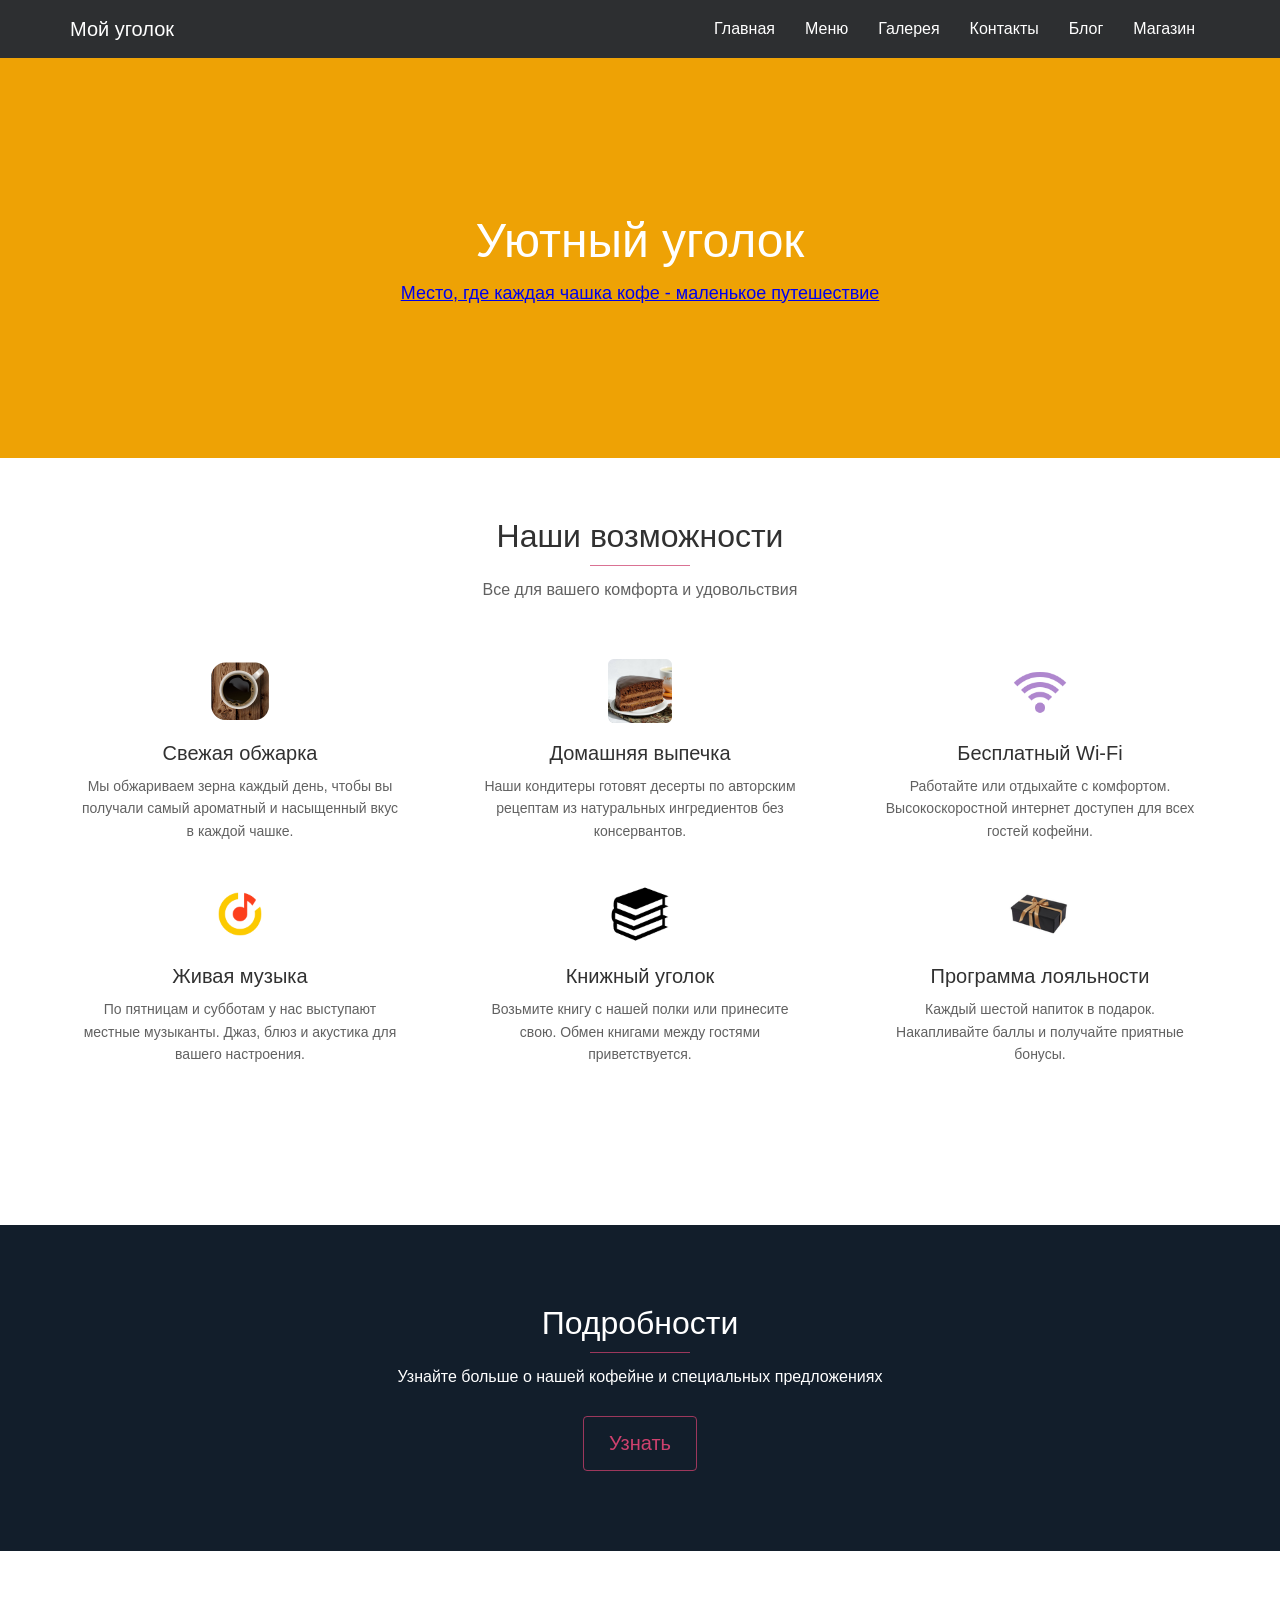
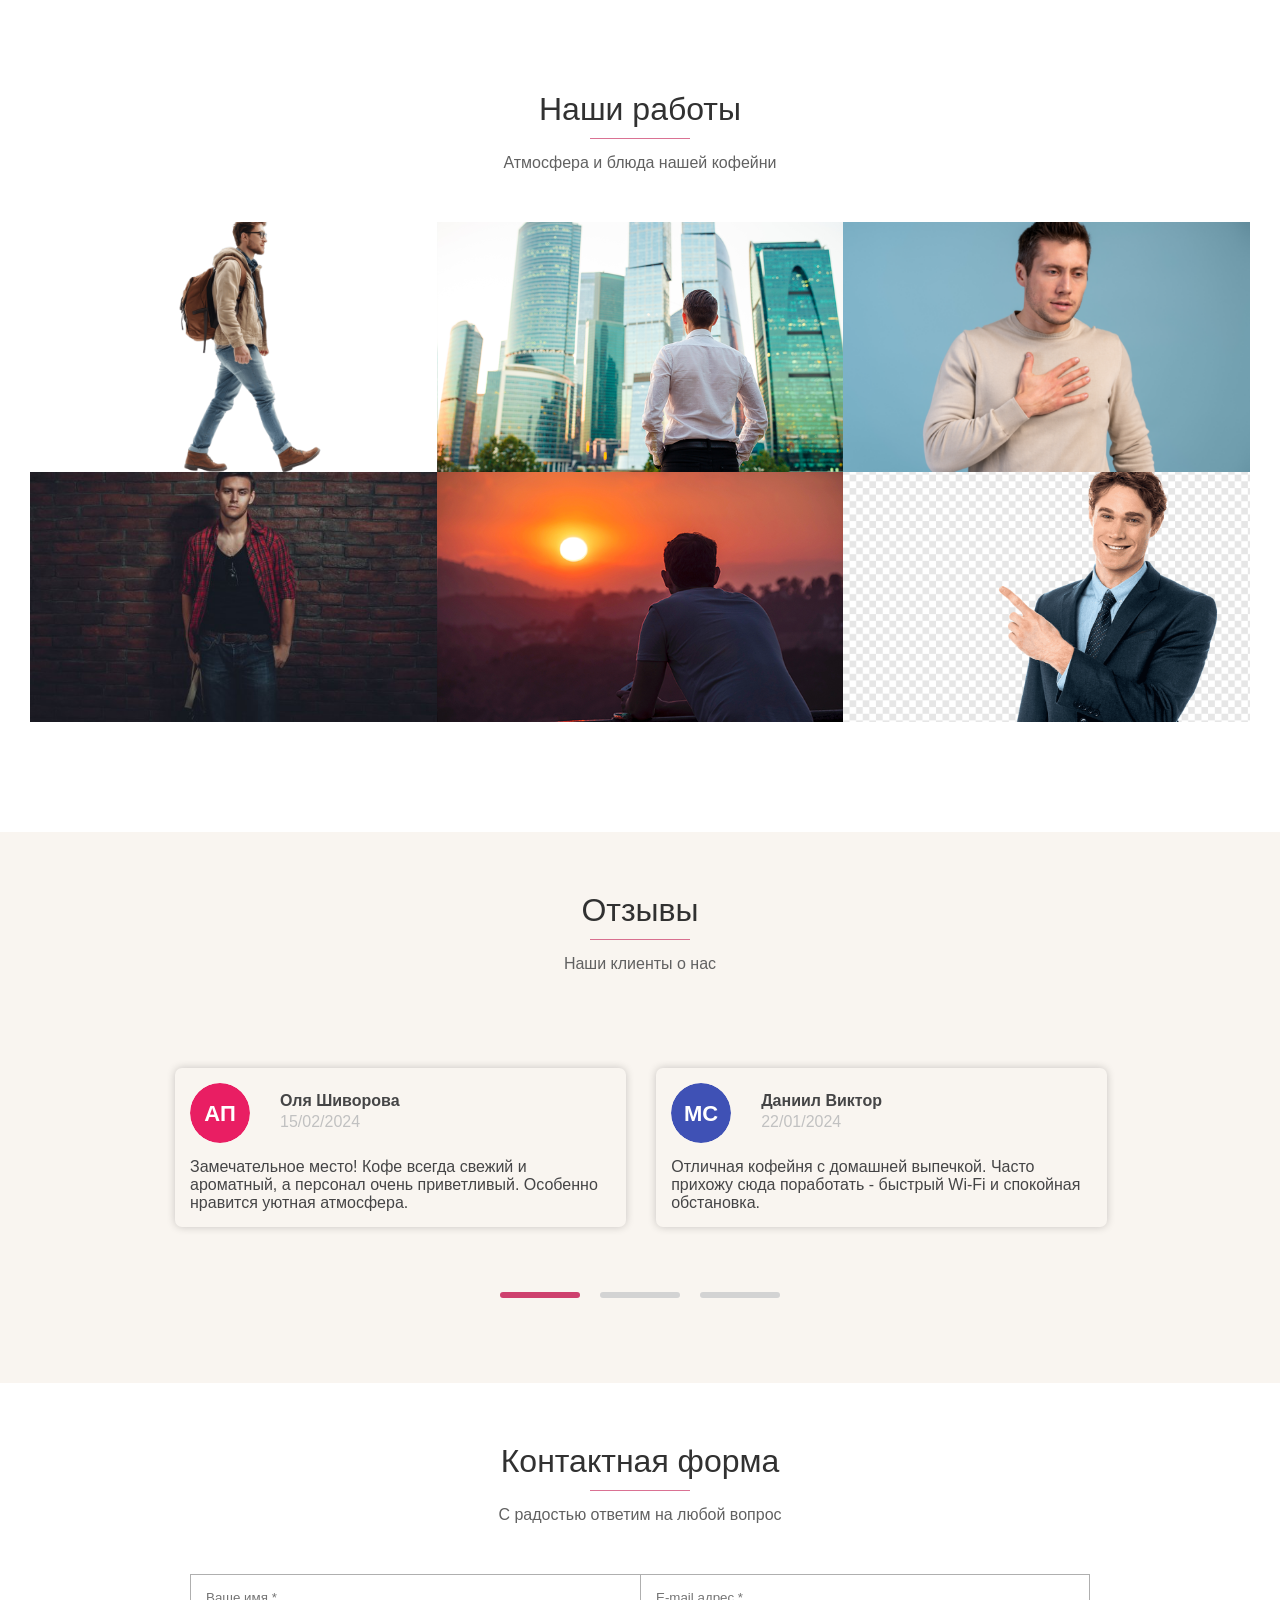
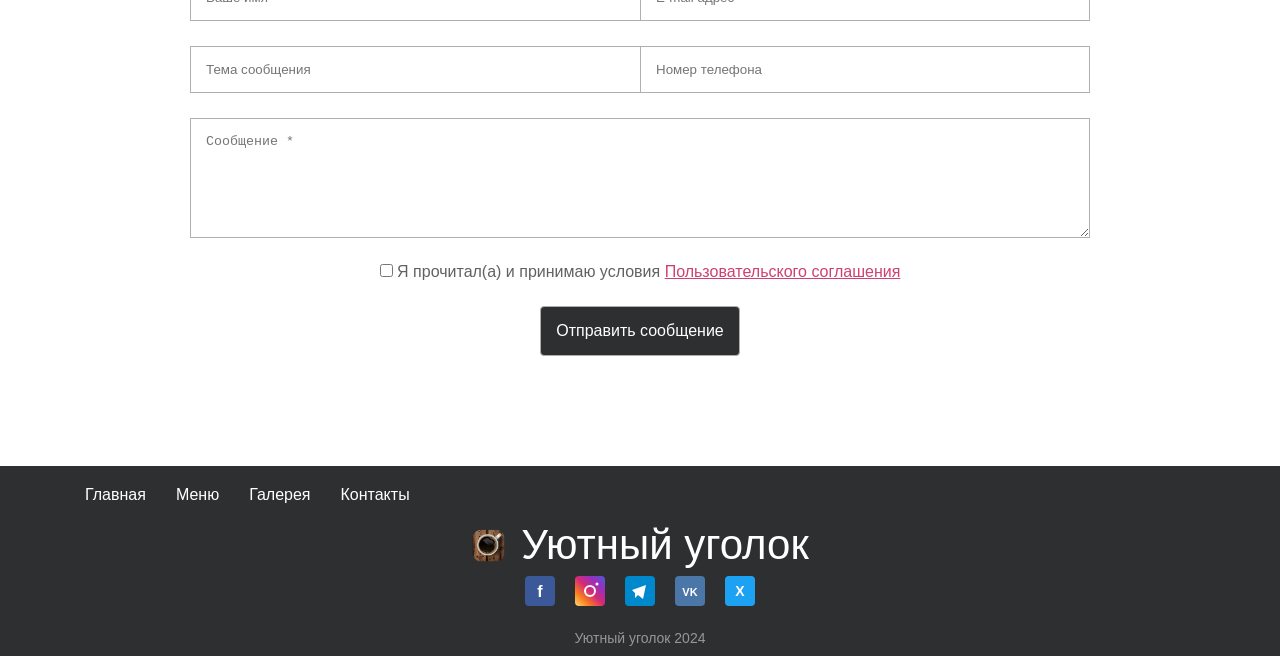
<file: index.html>
<!DOCTYPE html>
<html lang="ru" dir="ltr">
<head>
    <meta charset="UTF-8">
    <meta name="viewport" content="width=device-width, initial-scale=1">
    <title>Уютный уголок - Кофейня</title>
    <link rel="stylesheet" href="style.css">
    <script type="text/javascript" charset="utf-8" async src="https://api-maps.yandex.ru/services/constructor/1.0/js/?um=constructor%3A3520dad322acec32648ab8d458c3b2226975df5f7bfae7bf52d462c3115cc4aa&amp;width=100%25&amp;height=500&amp;lang=ru_RU&amp;scroll=true"></script>
    <script src="https://code.jquery.com/jquery-3.5.1.min.js"></script>
    <script src="js/script.js"></script>
    <script src="js/popup.js"></script>
</head>
<body>
    <header>
        <nav id="myTopnav">
            <a href="index.html" class="logo">Мой уголок</a>
            <ul class="menu">
                <li><a href="index.html" class="menu-element" data-link="top" title="На главную">Главная</a></li>
                <li><a href="#services" class="menu-element" data-link="services" title="Наши услуги">Меню</a></li>
                <li><a href="#portfolio" class="menu-element" data-link="portfolio" title="Галерея">Галерея</a></li>
                <li><a href="contacts.html" class="menu-element" title="Контакты">Контакты</a></li>
                <li><a href="blog.html" class="menu-element" title="Блог">Блог</a></li>
                <li><a href="shop.html" class="menu-element">Магазин</a></li>
            </ul>
            <div id="hamburger" class="icon">&#9776;</div>
        </nav>
    </header>

    <main>
        <section id="top">
            <div class="cover">
                <div class="cover-content">
                    <h1>Уютный уголок</h1>
                    <a href="gallery.html" class="btn btn-lg btn-primary" style="padding: 15px 40px; font-size: 18px;">
                        Место, где каждая чашка кофе - маленькое путешествие
                    </a>
                </div>
            </div>
        </section>

        <section class="services" id="services">
            <h2 class="main-title">Наши возможности</h2>
            <div class="delimiter"></div>
            <p class="main-title-description">Все для вашего комфорта и удовольствия</p>

            <div class="services-container">
                <div class="container-row">
                    <div class="row-item">
                        <div class="item-icon">
                            <img src="img/icons/coffee.png" alt="Кофе">
                        </div>
                        <h3>Свежая обжарка</h3>
                        <p>Мы обжариваем зерна каждый день, чтобы вы получали самый ароматный и насыщенный вкус в каждой чашке.</p>
                    </div>
                    <div class="row-item">
                        <div class="item-icon">
                            <img src="img/icons/cake.png" alt="Выпечка">
                        </div>
                        <h3>Домашняя выпечка</h3>
                        <p>Наши кондитеры готовят десерты по авторским рецептам из натуральных ингредиентов без консервантов.</p>
                    </div>
                    <div class="row-item">
                        <div class="item-icon">
                            <img src="img/icons/wifi.png" alt="Wi-Fi">
                        </div>
                        <h3>Бесплатный Wi-Fi</h3>
                        <p>Работайте или отдыхайте с комфортом. Высокоскоростной интернет доступен для всех гостей кофейни.</p>
                    </div>
                </div>
                <div class="container-row">
                    <div class="row-item">
                        <div class="item-icon">
                            <img src="img/icons/music.png" alt="Музыка">
                        </div>
                        <h3>Живая музыка</h3>
                        <p>По пятницам и субботам у нас выступают местные музыканты. Джаз, блюз и акустика для вашего настроения.</p>
                    </div>
                    <div class="row-item">
                        <div class="item-icon">
                            <img src="img/icons/book.png" alt="Книги">
                        </div>
                        <h3>Книжный уголок</h3>
                        <p>Возьмите книгу с нашей полки или принесите свою. Обмен книгами между гостями приветствуется.</p>
                    </div>
                    <div class="row-item">
                        <div class="item-icon">
                            <img src="img/icons/gift.png" alt="Подарок">
                        </div>
                        <h3>Программа лояльности</h3>
                        <p>Каждый шестой напиток в подарок. Накапливайте баллы и получайте приятные бонусы.</p>
                    </div>
                </div>
            </div>
        </section>

        <section class="overlay black-back">
            <h2 class="main-title">Подробности</h2>
            <div class="delimiter"></div>
            <p class="main-title-description">Узнайте больше о нашей кофейне и специальных предложениях</p>
            <button class="common-button" type="button" name="button">Узнать</button>
        </section>

        <section class="portfolio" id="portfolio">
            <h2 class="main-title">Наши работы</h2>
            <div class="delimiter"></div>
            <p class="main-title-description">Атмосфера и блюда нашей кофейни</p>

            <div class="portfolio-container">
                <div class="portfolio-item" style="background-image: url('img/portfolio/01.png')" data-src="img/portfolio/01.png">
                    <div class="description-container">
                        <p class="portfolio-title">Капучино с рисунком</p>
                        <p class="portfolio-description">Наши бариста создают настоящие произведения искусства на молочной пенке.</p>
                    </div>
                </div>
                <div class="portfolio-item" style="background-image: url('img/portfolio/02.png')" data-src="img/portfolio/02.png">
                    <div class="description-container">
                        <p class="portfolio-title">Фирменный завтрак</p>
                        <p class="portfolio-description">Круассаны, яичница и свежевыжатый сок - идеальное начало дня.</p>
                    </div>
                </div>
                <div class="portfolio-item" style="background-image: url('img/portfolio/03.png')" data-src="img/portfolio/03.png">
                    <div class="description-container">
                        <p class="portfolio-title">Уютный интерьер</p>
                        <p class="portfolio-description">Мягкие диваны, приглушенный свет и запах свежего кофе создают особую атмосферу.</p>
                    </div>
                </div>
                <div class="portfolio-item" style="background-image: url('img/portfolio/04.png')" data-src="img/portfolio/04.png">
                    <div class="description-container">
                        <p class="portfolio-title">Авторские десерты</p>
                        <p class="portfolio-description">Чизкейки, тирамису и эклеры - все готовится на нашей кухне каждое утро.</p>
                    </div>
                </div>
                <div class="portfolio-item" style="background-image: url('img/portfolio/05.png')" data-src="img/portfolio/05.png">
                    <div class="description-container">
                        <p class="portfolio-title">Летняя терраса</p>
                        <p class="portfolio-description">В теплое время года открывается терраса с видом на парк.</p>
                    </div>
                </div>
                <div class="portfolio-item" style="background-image: url('img/portfolio/06.png')" data-src="img/portfolio/06.png">
                    <div class="description-container">
                        <p class="portfolio-title">Кофе с собой</p>
                        <p class="portfolio-description">Спешите? Возьмите любимый напиток в фирменном стаканчике.</p>
                    </div>
                </div>
            </div>
        </section>

        <section class="testimonials" id="testimonials">
            <h2 class="main-title">Отзывы</h2>
            <div class="delimiter"></div>
            <p class="main-title-description">Наши клиенты о нас</p>

            <div class="testimonials-container">
                <div class="testimonials-inner">
                    <div class="testimonials-card">
                        <div class="card-row">
                            <img class="card-img" src="img/testimonials/01.svg" alt="Анна Петрова">
                            <div class="card-head">
                                <h4>Оля Шиворова</h4>
                                <span>15/02/2024</span>
                            </div>
                        </div>
                        <p>Замечательное место! Кофе всегда свежий и ароматный, а персонал очень приветливый. Особенно нравится уютная атмосфера.</p>
                    </div>
                    <div class="testimonials-card">
                        <div class="card-row">
                            <img class="card-img" src="img/testimonials/02.svg" alt="Михаил Сидоров">
                            <div class="card-head">
                                <h4>Даниил Виктор</h4>
                                <span>22/01/2024</span>
                            </div>
                        </div>
                        <p>Отличная кофейня с домашней выпечкой. Часто прихожу сюда поработать - быстрый Wi-Fi и спокойная обстановка.</p>
                    </div>
                    <div class="testimonials-card">
                        <div class="card-row">
                            <img class="card-img" src="img/testimonials/03.svg" alt="Дмитрий Козлов">
                            <div class="card-head">
                                <h4>Дмитрий Козлов</h4>
                                <span>05/02/2024</span>
                            </div>
                        </div>
                        <p>Лучший капучино в городе! Бариста - настоящие мастера своего дела. Рекомендую попробовать фирменный десерт.</p>
                    </div>
                    <div class="testimonials-card">
                        <div class="card-row">
                            <img class="card-img" src="img/testimonials/04.svg" alt="Елена Морозова">
                            <div class="card-head">
                                <h4>Елена Морозова</h4>
                                <span>18/02/2024</span>
                            </div>
                        </div>
                        <p>Приходим сюда всей семьей по выходным. Детям очень нравятся сладости, а нам с мужем - вкусный кофе.</p>
                    </div>
                    <div class="testimonials-card">
                        <div class="card-row">
                            <img class="card-img" src="img/testimonials/05.svg" alt="Ольга Новикова">
                            <div class="card-head">
                                <h4>Ольга Новикова</h4>
                                <span>28/02/2024</span>
                            </div>
                        </div>
                        <p>Прекрасное место для встреч с друзьями. Уютный интерьер, приятная музыка и отличный сервис.</p>
                    </div>
                    <div class="testimonials-card">
                        <div class="card-row">
                            <img class="card-img" src="img/testimonials/06.svg" alt="Алексей Волков">
                            <div class="card-head">
                                <h4>Алексей Волков</h4>
                                <span>10/03/2024</span>
                            </div>
                        </div>
                        <p>Регулярно заказываю кофе с собой по утрам. Быстро, вкусно и всегда с улыбкой. Спасибо за отличное настроение!</p>
                    </div>
                </div>
                <div class="testimonials-controls">
                    <div class="control-item active"></div>
                    <div class="control-item"></div>
                    <div class="control-item"></div>
                </div>
            </div>
        </section>

        <section class="contact" id="contact">
            <h2 class="main-title">Контактная форма</h2>
            <div class="delimiter"></div>
            <p class="main-title-description">С радостью ответим на любой вопрос</p>
            <form id="contactform" method="post" action="contact.php" class="contact-form">
                <input name="name" type="text" class="col" placeholder="Ваше имя *" required>
                <input name="email" type="email" class="col" placeholder="E-mail адрес *" required>
                <input name="theme" type="text" class="col" placeholder="Тема сообщения">
                <input name="phone" type="tel" class="col" placeholder="Номер телефона">
                <textarea name="comment" class="row-col" placeholder="Сообщение *" required></textarea>
                <span class="row-col check">
                    <input id="accept" type="checkbox" class="" required>
                    <label for="accept">Я прочитал(а) и принимаю условия
                        <a href="#">Пользовательского соглашения</a></label>
                </span>
                <input type="submit" id="submit" class="submit btn" value="Отправить сообщение">
            </form>
        </section>
    </main>

    <footer>
        <nav>
            <ul>
                <li><a href="#top" class="menu-element" data-link="top" title="На главную">Главная</a></li>
                <li><a href="#services" class="menu-element" data-link="services" title="Наши услуги">Меню</a></li>
                <li><a href="#portfolio" class="menu-element" data-link="portfolio" title="Галерея">Галерея</a></li>
                <li><a href="#contact" class="menu-element" data-link="contact" title="Контакты">Контакты</a></li>
            </ul>
        </nav>
        <div class="brand">
            <img src="img/icons/coffee.png" alt="Логотип кофейни">
            <span>Уютный уголок</span>
        </div>
        <div class="social">
            <a href="#" title="Facebook">
                <img class="social-img" src="img/social/facebook.svg" alt="Facebook">
            </a>
            <a href="#" title="Instagram">
                <img class="social-img" src="img/social/instagram.svg" alt="Instagram">
            </a>
            <a href="#" title="Telegram">
                <img class="social-img" src="img/social/telegram.svg" alt="Telegram">
            </a>
            <a href="#" title="VK">
                <img class="social-img" src="img/social/vk.svg" alt="VK">
            </a>
            <a href="#" title="Twitter">
                <img class="social-img" src="img/social/twitter.svg" alt="Twitter">
            </a>
        </div>
        <div class="copyright">Уютный уголок 2024</div>
    </footer>

</body>
</html>
</file>
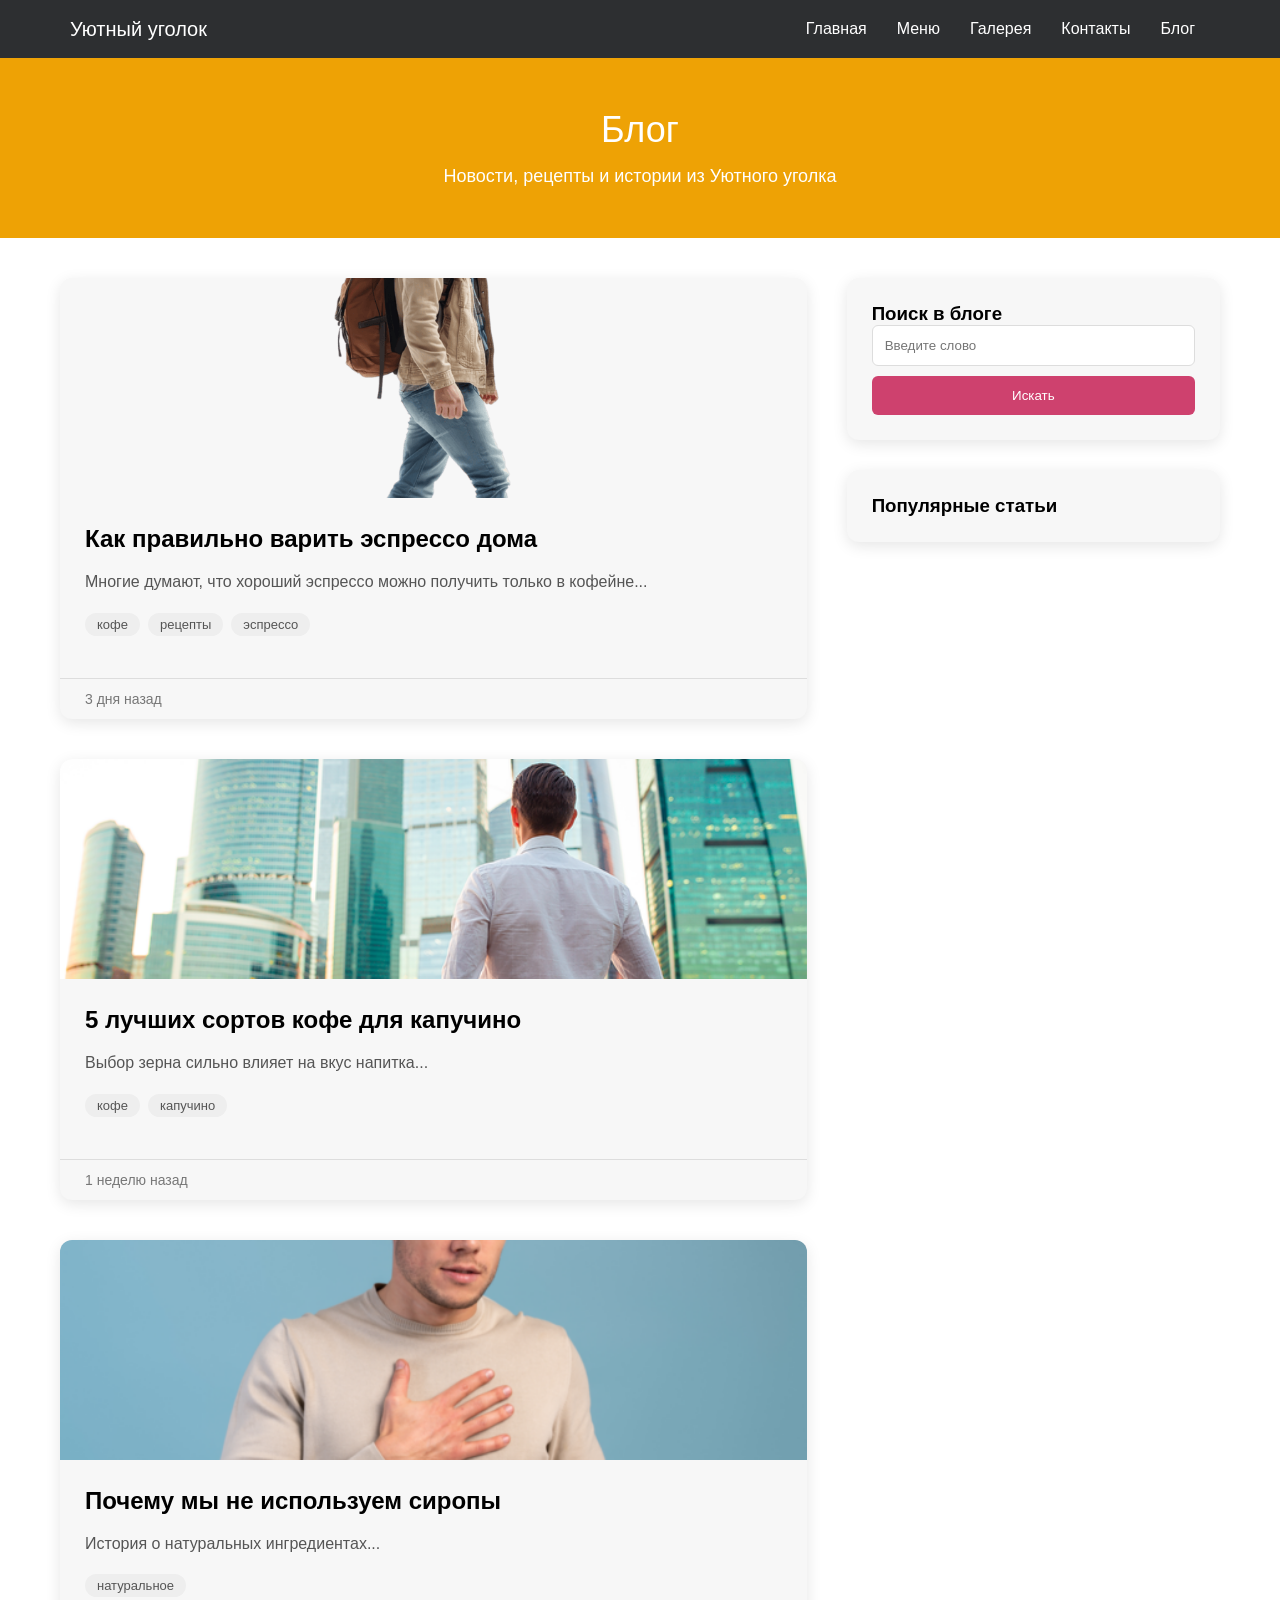
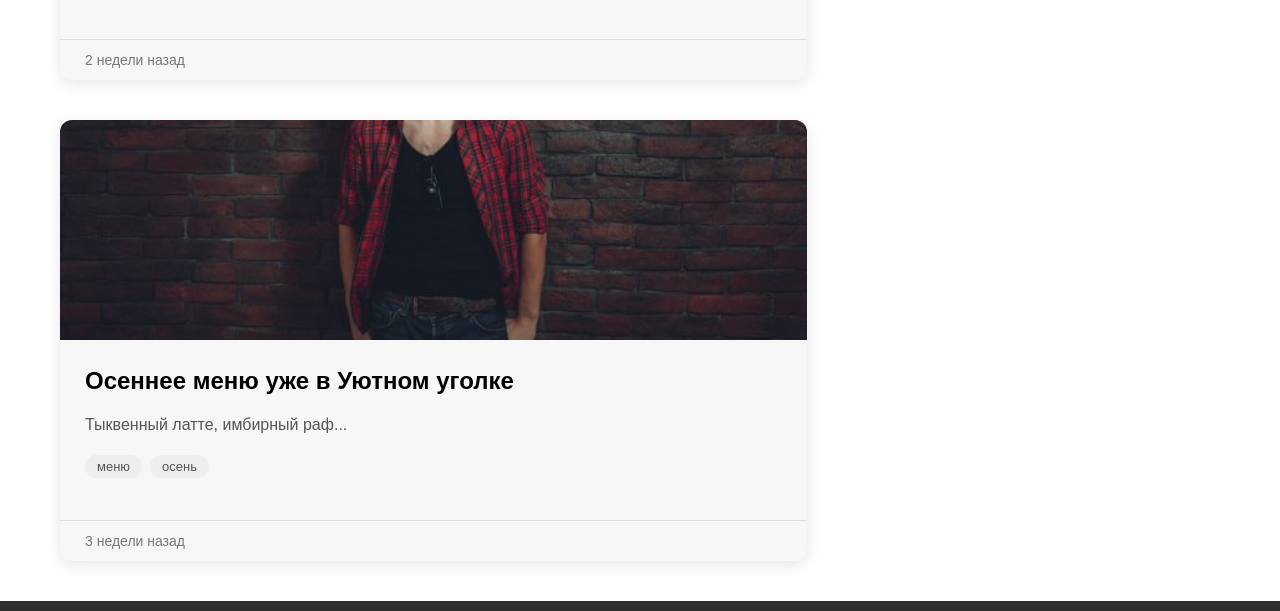
<file: blog.html>
﻿<!DOCTYPE html>
<html lang="ru" dir="ltr">
<head>
    <meta charset="UTF-8">
    <meta name="viewport" content="width=device-width, initial-scale=1">
    <title>Блог - Уютный уголок</title>
    <link rel="stylesheet" href="style.css">
    <link rel="stylesheet" href="blog.css">
</head>
<body>
    <header>
        <nav id="myTopnav">
            <a href="index.html" class="logo">Уютный уголок</a>
            <ul class="menu">
                <li><a href="index.html" class="menu-element" title="На главную">Главная</a></li>
                <li><a href="index.html#services" class="menu-element" data-link="services">Меню</a></li>
                <li><a href="index.html#portfolio" class="menu-element" data-link="portfolio">Галерея</a></li>
                <li><a href="contacts.html" class="menu-element">Контакты</a></li>
                <li><a href="blog.html" class="menu-element">Блог</a></li>
            </ul>
            <div id="hamburger" class="icon">&#9776;</div>
        </nav>
    </header>

    <main>
        <section class="top-image top-image-sub">
            <div class="cover">
                <div class="cover-content">
                    <h1>Блог</h1>
                    <p>Новости, рецепты и истории из Уютного уголка</p>
                </div>
            </div>
        </section>

        <article class="blog-article">
            <div class="blog-container"></div>

            <aside class="blog-aside">
                <div class="aside-search">
                    <h3 class="search-title">Поиск в блоге</h3>
                    <div class="search-delimiter"></div>
                    <input type="text" id="search-text" class="search-text" placeholder="Введите слово">
                    <button class="search-do">Искать</button>
                </div>

                <div class="aside-recent">
                    <h3 class="search-title">Популярные статьи</h3>
                    <div class="search-delimiter"></div>
                </div>
            </aside>
        </article>
    </main>

    <footer>
        <!-- вставь сюда свой footer из index.html -->
    </footer>

    <!-- === ВАЖНО: скрипты в правильном порядке === -->
    <script src="https://code.jquery.com/jquery-3.5.1.min.js"></script>
    <script src="js/script.js"></script>
    <script src="js/blog.js"></script>
</body>
</html>
</file>
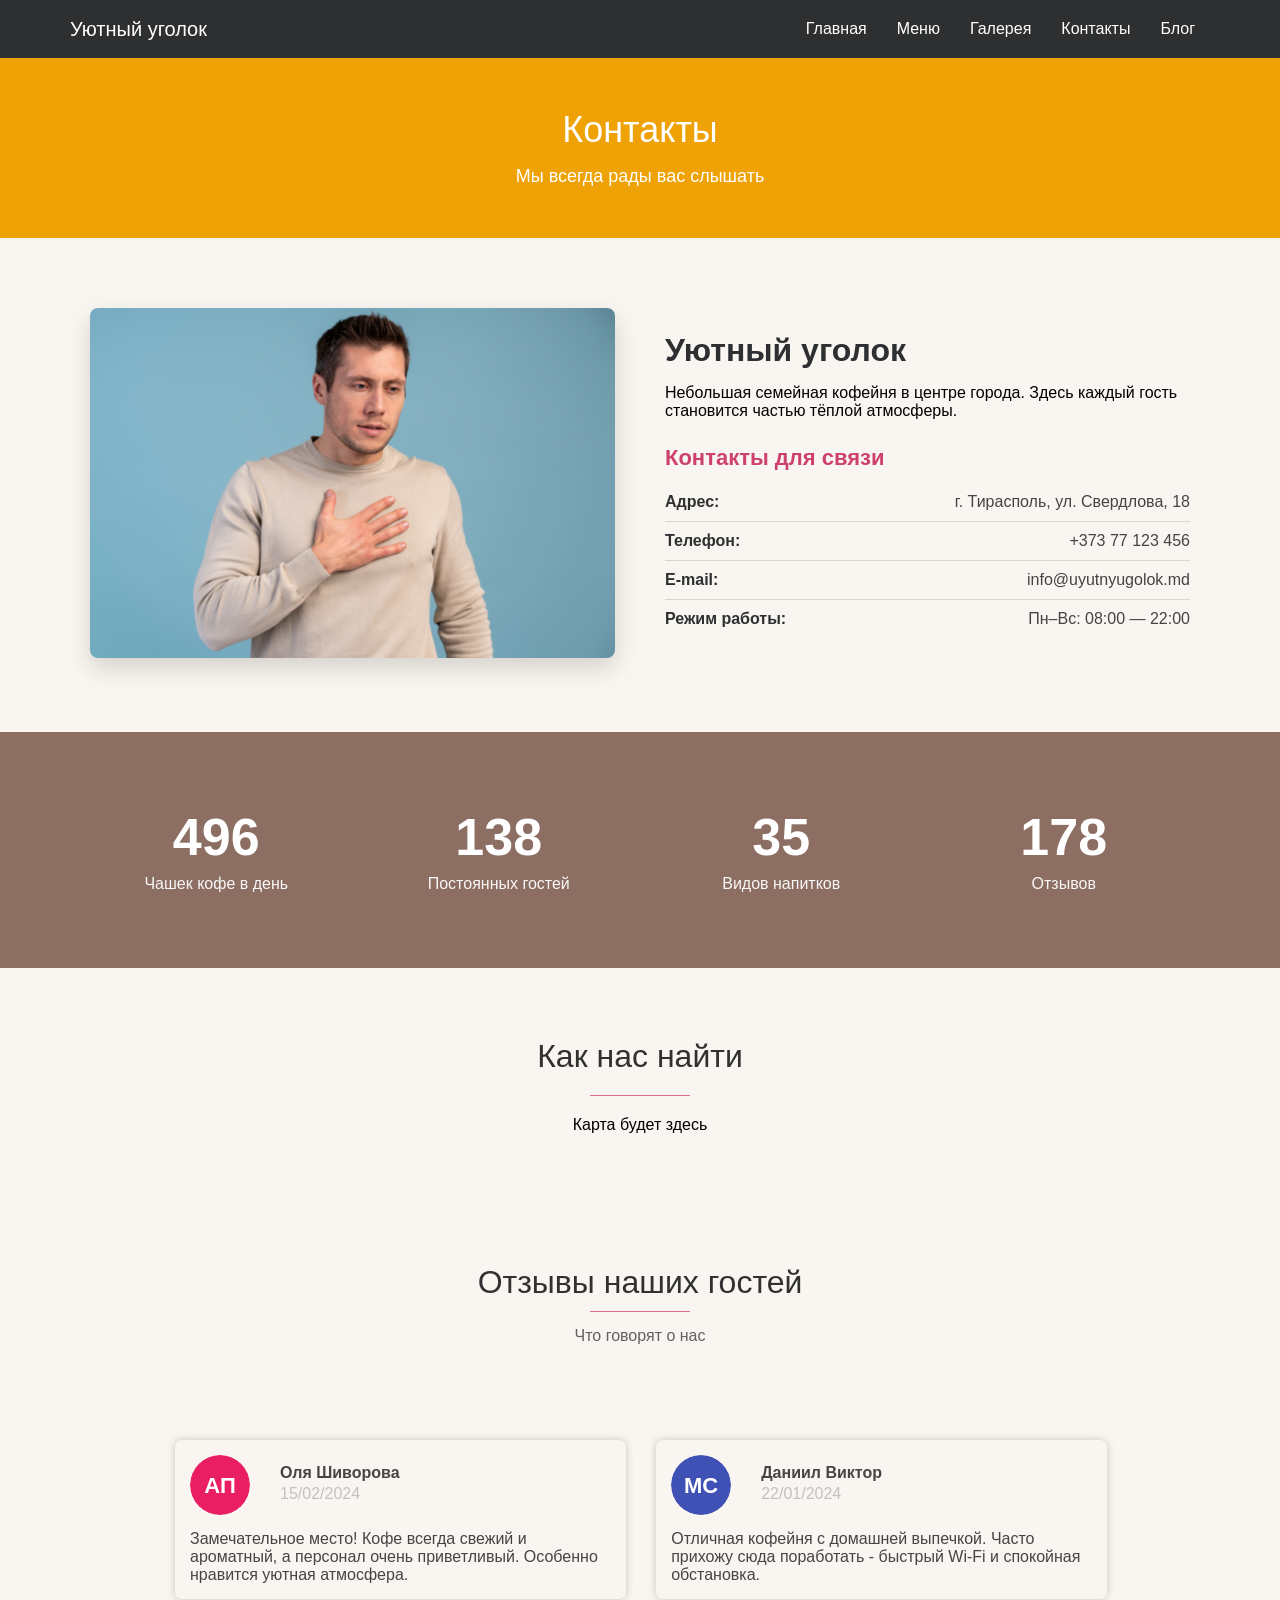
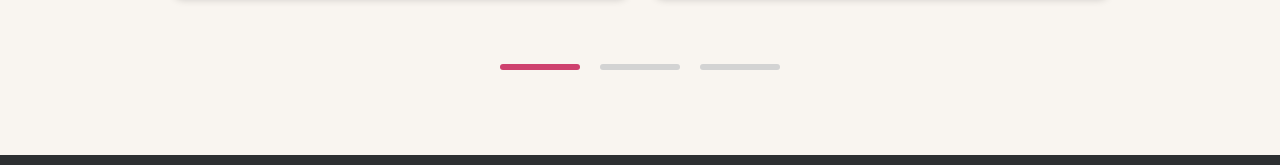
<file: contacts.html>
﻿<!DOCTYPE html>
<html lang="ru" dir="ltr">
<head>
    <meta charset="UTF-8">
    <meta name="viewport" content="width=device-width, initial-scale=1">
    <title>Уютный уголок - Кофейня</title>
    <link rel="stylesheet" href="style.css">
    <script type="text/javascript" charset="utf-8" async src="https://api-maps.yandex.ru/services/constructor/1.0/js/?um=constructor%3A3520dad322acec32648ab8d458c3b2226975df5f7bfae7bf52d462c3115cc4aa&amp;width=100%25&amp;height=500&amp;lang=ru_RU&amp;scroll=true"></script>
    <script src="https://code.jquery.com/jquery-3.5.1.min.js"></script>
    <script src="js/script.js"></script>
    <script src="js/popup.js"></script>
    <script src="js/counter.js"></script>
</head>
<body>
    <header>
        <nav id="myTopnav">
            <a href="index.html" class="logo">Уютный уголок</a>
            <ul class="menu">
                <li><a href="index.html" class="menu-element" title="На главную">Главная</a></li>
                <li><a href="index.html#services" class="menu-element" data-link="services" title="Наши услуги">Меню</a></li>
                <li><a href="index.html#portfolio" class="menu-element" data-link="portfolio" title="Галерея">Галерея</a></li>
                <li><a href="contacts.html" class="menu-element" title="Контакты">Контакты</a></li>
                <li><a href="blog.html" class="menu-element" title="Блог">Блог</a></li>
            </ul>
            <div id="hamburger" class="icon">&#9776;</div>
        </nav>
    </header>

    <main>
        <section class="top-image top-image-sub">
            <div class="cover">
                <div class="cover-content">
                    <h1>Контакты</h1>
                    <p>Мы всегда рады вас слышать</p>
                </div>
            </div>
        </section>

        <section class="about-us">
            <div class="about-container">
                <div class="about-row">
                    <div class="about-column">
                        <img src="img/portfolio/03.png" alt="Наша кофейня">
                    </div>
                    <div class="about-column">
                        <h2>Уютный уголок</h2>
                        <p>Небольшая семейная кофейня в центре города. Здесь каждый гость становится частью тёплой атмосферы.</p>

                        <h3>Контакты для связи</h3>
                        <div class="about-contact">
                            <span>Адрес:</span>
                            <span>г. Тирасполь, ул. Свердлова, 18</span>
                        </div>
                        <div class="about-contact">
                            <span>Телефон:</span>
                            <span>+373 77 123 456</span>
                        </div>
                        <div class="about-contact">
                            <span>E-mail:</span>
                            <span>info@uyutnyugolok.md</span>
                        </div>
                        <div class="about-contact">
                            <span>Режим работы:</span>
                            <span>Пн–Вс: 08:00 — 22:00</span>
                        </div>
                    </div>
                </div>
            </div>
        </section>

        <section class="our-achievement">
            <div class="achievement-container">
                <div class="achievement-row">
                    <div class="achievement-column">
                        <div class="single-achievement">
                            <span class="countup" data-end="1250">0</span>
                            <p>Чашек кофе в день</p>
                        </div>
                    </div>
                    <div class="achievement-column">
                        <div class="single-achievement">
                            <span class="countup" data-end="350">0</span>
                            <p>Постоянных гостей</p>
                        </div>
                    </div>
                    <div class="achievement-column">
                        <div class="single-achievement">
                            <span class="countup" data-end="89">0</span>
                            <p>Видов напитков</p>
                        </div>
                    </div>
                    <div class="achievement-column">
                        <div class="single-achievement">
                            <span class="countup" data-end="450">0</span>
                            <p>Отзывов</p>
                        </div>
                    </div>
                </div>
            </div>
        </section>

        <section class="map" id="map">
            <h2 class="main-title">Как нас найти</h2>
            <div class="delimiter"></div>
            <p style="text-align:center; margin-top:20px;">Карта будет здесь</p>
        </section>

        <section class="testimonials">
            <h2 class="main-title">Отзывы наших гостей</h2>
            <div class="delimiter"></div>
            <p class="main-title-description">Что говорят о нас</p>

            <div class="testimonials-container">
                <div class="testimonials-inner">
                    <div class="testimonials-card">
                        <div class="card-row">
                            <img class="card-img" src="img/testimonials/01.svg" alt="Анна Петрова">
                            <div class="card-head">
                                <h4>Оля Шиворова</h4>
                                <span>15/02/2024</span>
                            </div>
                        </div>
                        <p>Замечательное место! Кофе всегда свежий и ароматный, а персонал очень приветливый. Особенно нравится уютная атмосфера.</p>
                    </div>
                    <div class="testimonials-card">
                        <div class="card-row">
                            <img class="card-img" src="img/testimonials/02.svg" alt="Михаил Сидоров">
                            <div class="card-head">
                                <h4>Даниил Виктор</h4>
                                <span>22/01/2024</span>
                            </div>
                        </div>
                        <p>Отличная кофейня с домашней выпечкой. Часто прихожу сюда поработать - быстрый Wi-Fi и спокойная обстановка.</p>
                    </div>
                    <div class="testimonials-card">
                        <div class="card-row">
                            <img class="card-img" src="img/testimonials/03.svg" alt="Дмитрий Козлов">
                            <div class="card-head">
                                <h4>Дмитрий Козлов</h4>
                                <span>05/02/2024</span>
                            </div>
                        </div>
                        <p>Лучший капучино в городе! Бариста - настоящие мастера своего дела. Рекомендую попробовать фирменный десерт.</p>
                    </div>
                    <div class="testimonials-card">
                        <div class="card-row">
                            <img class="card-img" src="img/testimonials/04.svg" alt="Елена Морозова">
                            <div class="card-head">
                                <h4>Елена Морозова</h4>
                                <span>18/02/2024</span>
                            </div>
                        </div>
                        <p>Приходим сюда всей семьей по выходным. Детям очень нравятся сладости, а нам с мужем - вкусный кофе.</p>
                    </div>
                    <div class="testimonials-card">
                        <div class="card-row">
                            <img class="card-img" src="img/testimonials/05.svg" alt="Ольга Новикова">
                            <div class="card-head">
                                <h4>Ольга Новикова</h4>
                                <span>28/02/2024</span>
                            </div>
                        </div>
                        <p>Прекрасное место для встреч с друзьями. Уютный интерьер, приятная музыка и отличный сервис.</p>
                    </div>
                    <div class="testimonials-card">
                        <div class="card-row">
                            <img class="card-img" src="img/testimonials/06.svg" alt="Алексей Волков">
                            <div class="card-head">
                                <h4>Алексей Волков</h4>
                                <span>10/03/2024</span>
                            </div>
                        </div>
                        <p>Регулярно заказываю кофе с собой по утрам. Быстро, вкусно и всегда с улыбкой. Спасибо за отличное настроение!</p>
                    </div>
                </div>
                <div class="testimonials-controls">
                    <div class="control-item active"></div>
                    <div class="control-item"></div>
                    <div class="control-item"></div>
                </div>
            </div>
        </section>
    </main>

    <footer>
    </footer>
</body>
</html>
</file>
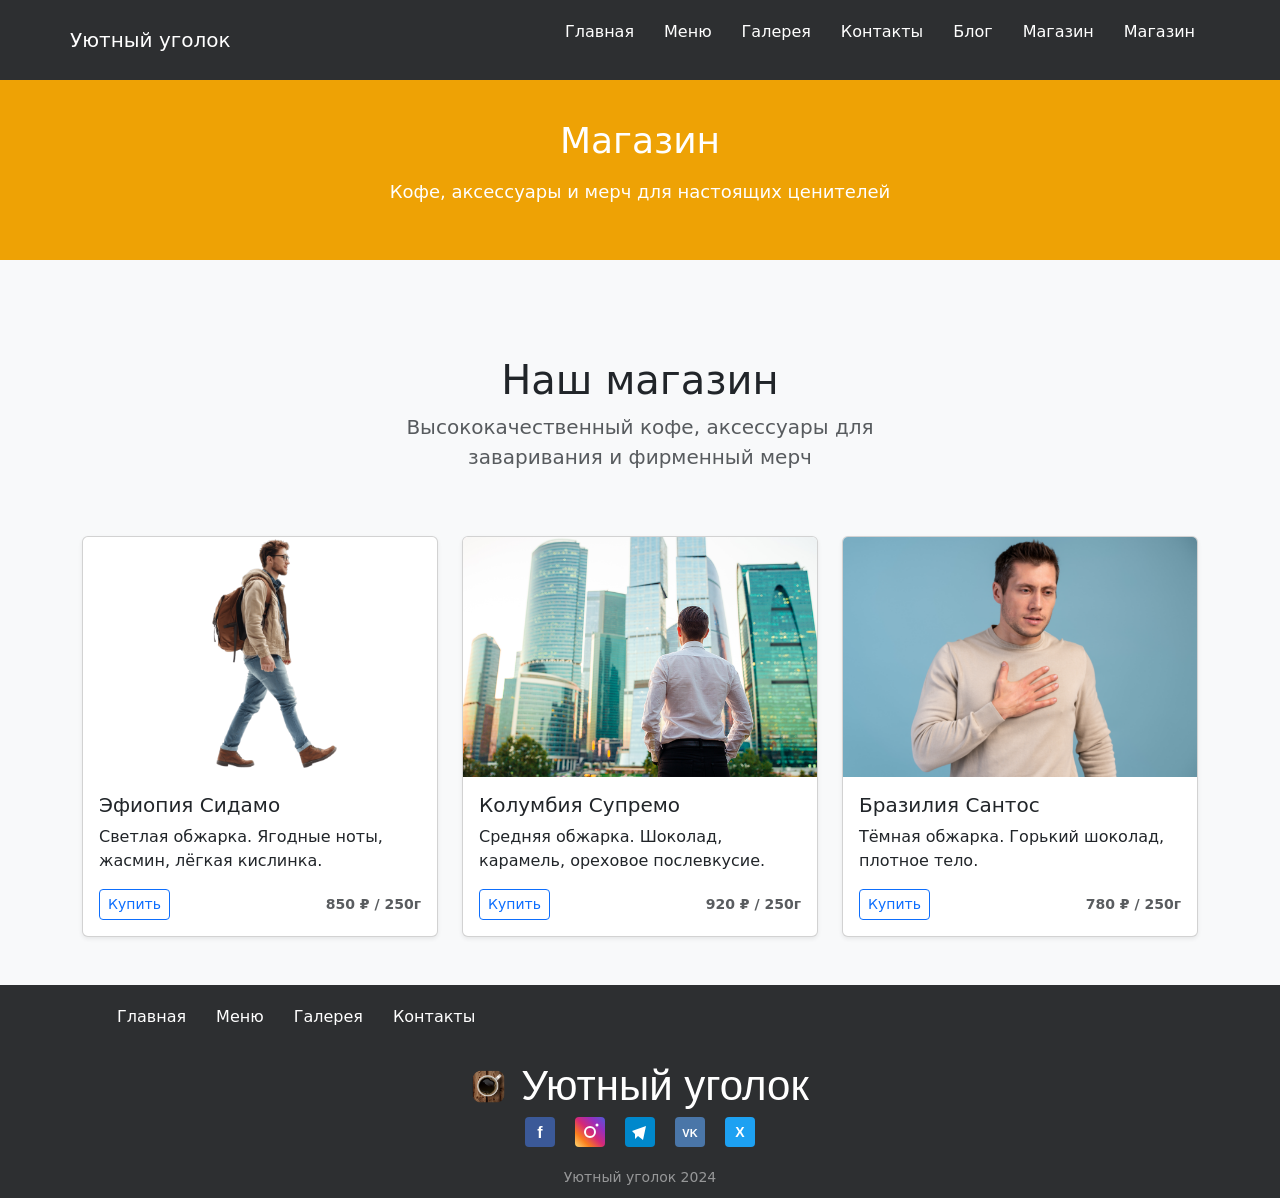
<file: shop.html>
<!DOCTYPE html>
<html lang="ru" dir="ltr">
<head>
    <meta charset="UTF-8">
    <meta name="viewport" content="width=device-width, initial-scale=1">
    <title>Магазин - Уютный уголок</title>
    <link rel="stylesheet" href="style.css">
    <link href="https://cdn.jsdelivr.net/npm/bootstrap@5.3.3/dist/css/bootstrap.min.css" rel="stylesheet">
    <script src="https://code.jquery.com/jquery-3.5.1.min.js"></script>
</head>
<body>
    <header>
        <nav id="myTopnav">
            <a href="index.html" class="logo">Уютный уголок</a>
            <ul class="menu">
                <li><a href="index.html" class="menu-element">Главная</a></li>
                <li><a href="index.html#services" class="menu-element">Меню</a></li>
                <li><a href="gallery.html" class="menu-element">Галерея</a></li>
                <li><a href="contacts.html" class="menu-element">Контакты</a></li>
                <li><a href="blog.html" class="menu-element">Блог</a></li>
                <li><a href="shop.html" class="menu-element active">Магазин</a></li>
                <li><a href="shop.html" class="menu-element">Магазин</a></li>
            </ul>
            <div id="hamburger" class="icon">&#9776;</div>
        </nav>
    </header>

    <main>
        <section class="top-image top-image-sub">
            <div class="cover">
                <div class="cover-content">
                    <h1>Магазин</h1>
                    <p>Кофе, аксессуары и мерч для настоящих ценителей</p>
                </div>
            </div>
        </section>

        <section class="album py-5 bg-light">
            <div class="container">
                <div class="row py-lg-5 text-center">
                    <div class="col-lg-6 col-md-8 mx-auto">
                        <h1 class="font-weight-light">Наш магазин</h1>
                        <p class="lead text-muted">Высококачественный кофе, аксессуары для заваривания и фирменный мерч</p>
                    </div>
                </div>

                <div class="row row-cols-1 row-cols-sm-2 row-cols-md-3 g-4">
                    <div class="col">
                        <div class="card h-100 shadow-sm">
                            <img src="img/portfolio/01.png" class="card-img-top" alt="Эфиопия Сидамо" style="height: 240px; object-fit: cover;">
                            <div class="card-body">
                                <h5 class="card-title">Эфиопия Сидамо</h5>
                                <p class="card-text">Светлая обжарка. Ягодные ноты, жасмин, лёгкая кислинка.</p>
                                <div class="d-flex justify-content-between align-items-center">
                                    <div class="btn-group">
                                        <button type="button" class="btn btn-sm btn-outline-primary">Купить</button>
                                    </div>
                                    <small class="text-muted fw-bold">850 ₽ / 250г</small>
                                </div>
                            </div>
                        </div>
                    </div>

                    <div class="col">
                        <div class="card h-100 shadow-sm">
                            <img src="img/portfolio/02.png" class="card-img-top" alt="Колумбия" style="height: 240px; object-fit: cover;">
                            <div class="card-body">
                                <h5 class="card-title">Колумбия Супремо</h5>
                                <p class="card-text">Средняя обжарка. Шоколад, карамель, ореховое послевкусие.</p>
                                <div class="d-flex justify-content-between align-items-center">
                                    <div class="btn-group">
                                        <button type="button" class="btn btn-sm btn-outline-primary">Купить</button>
                                    </div>
                                    <small class="text-muted fw-bold">920 ₽ / 250г</small>
                                </div>
                            </div>
                        </div>
                    </div>

                    <div class="col">
                        <div class="card h-100 shadow-sm">
                            <img src="img/portfolio/03.png" class="card-img-top" alt="Бразилия" style="height: 240px; object-fit: cover;">
                            <div class="card-body">
                                <h5 class="card-title">Бразилия Сантос</h5>
                                <p class="card-text">Тёмная обжарка. Горький шоколад, плотное тело.</p>
                                <div class="d-flex justify-content-between align-items-center">
                                    <div class="btn-group">
                                        <button type="button" class="btn btn-sm btn-outline-primary">Купить</button>
                                    </div>
                                    <small class="text-muted fw-bold">780 ₽ / 250г</small>
                                </div>
                            </div>
                        </div>
                    </div>
                </div>
            </div>
        </section>
    </main>

    <footer>
                <nav>
            <ul>
                <li><a href="#top" class="menu-element" data-link="top" title="На главную">Главная</a></li>
                <li><a href="#services" class="menu-element" data-link="services" title="Наши услуги">Меню</a></li>
                <li><a href="#portfolio" class="menu-element" data-link="portfolio" title="Галерея">Галерея</a></li>
                <li><a href="#contact" class="menu-element" data-link="contact" title="Контакты">Контакты</a></li>
            </ul>
        </nav>
        <div class="brand">
            <img src="img/icons/coffee.png" alt="Логотип кофейни">
            <span>Уютный уголок</span>
        </div>
        <div class="social">
            <a href="#" title="Facebook">
                <img class="social-img" src="img/social/facebook.svg" alt="Facebook">
            </a>
            <a href="#" title="Instagram">
                <img class="social-img" src="img/social/instagram.svg" alt="Instagram">
            </a>
            <a href="#" title="Telegram">
                <img class="social-img" src="img/social/telegram.svg" alt="Telegram">
            </a>
            <a href="#" title="VK">
                <img class="social-img" src="img/social/vk.svg" alt="VK">
            </a>
            <a href="#" title="Twitter">
                <img class="social-img" src="img/social/twitter.svg" alt="Twitter">
            </a>
        </div>
        <div class="copyright">Уютный уголок 2024</div>
    </footer>

    <script src="https://cdn.jsdelivr.net/npm/bootstrap@5.3.3/dist/js/bootstrap.bundle.min.js"></script>
    <script src="js/script.js"></script>
</body>
</html>
</file>
<file: style.css>
* {
    margin: 0;
    padding: 0;
    box-sizing: border-box;
}

body {
    font-family: "OpenSans-Light", Helvetica, Arial, sans-serif;
    font-weight: 300;
    overflow-x: hidden;
}

header {
    background: #2d2f31;
    padding: 0 30px;
    position: sticky;
    top: 0;
    z-index: 100;
}

header nav,
footer nav {
    display: flex;
    justify-content: space-between;
    align-items: center;
    max-width: 1200px;
    margin: 0 auto;
    padding: 0 30px;
}

.logo {
    text-decoration: none;
    padding: 10px 0;
    color: white;
    font-size: 20px;
    font-weight: 400;
}

header ul,
footer ul {
    display: flex;
    list-style: none;
}

header .menu {
    display: flex;
}

header li,
footer li {
    padding: 20px 15px;
}

header nav a,
footer nav a {
    color: white;
    text-decoration: none;
    transition: color 0.3s ease;
}

header nav a:hover,
footer nav a:hover {
    color: rgba(206, 65, 110, 0.74);
}

.icon {
    display: none;
}

.cover {
    background: #2d2f31 url('img/cover.jpg') no-repeat center;
    background-size: cover;
    height: 400px;
    display: flex;
    align-items: center;
    justify-content: center;
}

.cover-content {
    text-align: center;
    color: white;
}

.cover h1 {
    font-size: 48px;
    font-weight: 400;
    margin-bottom: 15px;
}

.cover p {
    font-size: 18px;
}

.main-title {
    text-align: center;
    font-size: 32px;
    font-weight: 400;
    color: #313131;
}

.delimiter {
    width: 100px;
    margin: 10px auto 15px;
    height: 1px;
    background: rgba(206, 65, 110, 0.74);
}

.main-title-description {
    color: #616161;
    text-align: center;
}

.services {
    padding: 60px 30px;
}

.services-container {
    max-width: 1200px;
    margin: 40px auto 0;
}

.container-row {
    display: flex;
    flex-wrap: wrap;
    justify-content: space-around;
}

.row-item {
    width: 30%;
    text-align: center;
    padding: 20px;
}

.item-icon {
    margin-bottom: 15px;
}

.item-icon img {
    width: 64px;
    height: 64px;
}

.row-item h3 {
    font-size: 20px;
    font-weight: 400;
    color: #313131;
    margin-bottom: 10px;
}

.row-item p {
    color: #616161;
    font-size: 14px;
    line-height: 1.6;
}

.overlay {
    margin: 80px 0;
    padding: 80px 30px;
    background: #2d2f31 url('img/overlay.jpg') no-repeat;
    background-size: cover;
    text-align: center;
    background-attachment: fixed;
    position: relative;
    z-index: 0;
}

.overlay::before {
    position: absolute;
    top: 0;
    left: 0;
    width: 100%;
    height: 100%;
    background: #081828;
    content: "";
    transition: all .4s ease;
    opacity: .7;
    z-index: -1;
}

.common-button {
    border: 1px solid #2d2f31;
    background-color: transparent;
    padding: 15px 25px;
    border-radius: 4px;
    color: #2d2f31;
    font-size: 20px;
    cursor: pointer;
    margin-top: 30px;
    transition: all 250ms ease;
}

.common-button:hover {
    color: #fff;
    background-color: #2d2f31;
}

.black-back .common-button {
    border-color: rgba(206, 65, 110, 0.74);
    color: #ce416e;
}

.black-back .common-button:hover {
    color: #fff;
    background-color: rgba(206, 65, 110, 0.74);
}

.black-back .main-title {
    color: #fff;
}

.black-back .main-title-description {
    color: #fff;
}

.portfolio {
    padding: 60px 30px;
}

.portfolio-container {
    margin: 50px 0;
    display: flex;
    flex-wrap: wrap;
}

.portfolio-item {
    background-size: cover;
    background-position: center;
    width: 33.33%;
    height: 250px;
    display: flex;
    align-items: center;
    cursor: pointer;
}

.description-container {
    padding: 20px;
    display: flex;
    flex-direction: column;
    justify-content: center;
    text-align: center;
    opacity: 0;
    height: 0;
    background: #2d2f31;
    transition: all 250ms ease-in-out;
}

.portfolio-item:hover .description-container {
    opacity: 0.8;
    height: 100%;
    width: 100%;
}

.portfolio-title,
.portfolio-description {
    color: white;
}

.portfolio-title {
    font-weight: 400;
    font-size: 22px;
    margin-bottom: 5px;
}

.portfolio-description {
    font-size: 14px;
    line-height: 1.5;
}

.popup-container {
    position: fixed;
    z-index: 2;
    background: rgba(0, 0, 0, 0);
    top: 0;
    right: 0;
    bottom: -1500px;
    left: 0;
    display: flex;
    justify-content: center;
    align-items: center;
    transition: all 250ms ease;
}

.popup-container.ready {
    background: rgba(0, 0, 0, 0.5);
    bottom: 0;
}

.popup {
    background: white;
    border-radius: 10px;
    padding: 15px 15px 35px;
    max-width: 75%;
    box-shadow: 0 0 0px 10px rgba(0,0,0,0.5);
    cursor: pointer;
}

.testimonials {
    padding: 60px 30px;
}

.testimonials-container {
    max-width: 960px;
    margin: 40px auto 0;
    overflow: hidden;
}

.testimonials-inner {
    display: flex;
    padding: 40px 0 25px;
    transition: transform 350ms ease-in-out;
}

.testimonials-card {
    box-shadow: 0 0 8px rgba(0, 0, 0, 0.2);
    width: 47%;
    flex-shrink: 0;
    margin: 15px;
    border-radius: 7px;
    padding: 15px;
    color: #454546;
}

.card-img {
    width: 60px;
    border-radius: 50%;
    margin-right: 30px;
}

.card-row {
    display: flex;
    margin-bottom: 15px;
    align-items: center;
}

.card-head span {
    line-height: 1.5em;
    color: #c1c1c1;
}

.testimonials-controls {
    display: flex;
    justify-content: center;
    padding: 10px 0;
}

.control-item {
    flex: 1;
    margin: 15px 10px;
    height: 6px;
    border-radius: 3px;
    transition: background-color 250ms ease;
    background: lightgray;
    cursor: pointer;
    max-width: 80px;
}

.control-item:hover {
    background-color: gray;
}

.control-item.active {
    cursor: default;
    background-color: #ce416e;
}

.contact {
    padding: 60px 30px;
}

.contact-form {
    max-width: 960px;
    padding: 0 30px;
    margin: 50px auto;
    display: flex;
    justify-content: space-around;
    flex-wrap: wrap;
}

.contact-form .col {
    width: 50%;
    margin-bottom: 25px;
}

.contact-form .col:nth-child(odd) {
    border-right: none;
}

.contact-form .row-col {
    width: 100%;
    margin-bottom: 25px;
}

.contact-form input,
.contact-form textarea {
    border: 1px solid #afafaf;
    padding: 15px;
}

.contact-form textarea {
    min-height: 120px;
    resize: vertical;
}

.contact-form .submit {
    background: #2d2f31;
    color: #ffffff;
    font-size: 16px;
    font-weight: 300;
    font-family: inherit;
    border-radius: 4px;
    cursor: pointer;
    transition: all 250ms ease-in-out;
}

.contact-form .submit:hover {
    background: #4c4c4c;
}

.contact-form .submit:active {
    background: #2c3b4a;
}

.contact-form .check {
    color: #616161;
    text-align: center;
}

.contact-form .check a {
    color: #ce416e;
}

footer {
    background: #2d2f31;
    padding-bottom: 10px;
}

footer ul {
    justify-content: center;
}

.brand {
    display: flex;
    justify-content: center;
    align-items: center;
}

.brand span {
    font-size: 42px;
    font-weight: 400;
    color: white;
    font-family: "Roboto", "OpenSans-Light", Helvetica, Arial, sans-serif;
    line-height: 1;
    margin-left: 15px;
}

.brand img {
    width: 35px;
}

.social {
    display: flex;
    justify-content: center;
}

.social a {
    margin: 10px;
}

.social img {
    width: 30px;
}

.copyright {
    font-size: 14px;
    margin-top: 10px;
    text-align: center;
    color: rgba(255, 255, 255, 0.5);
}

@media screen and (max-width: 992px) {
    .row-item {
        width: 45%;
    }

    .portfolio-item {
        width: 50%;
    }

    .icon {
        display: flex;
        margin: auto 0;
        color: white;
        padding: 5px 10px;
        cursor: pointer;
        border: 1px solid white;
        border-radius: 4px;
        font-size: 20px;
    }

    header .menu {
        position: absolute;
        left: 0;
        right: 0;
        background: #2d2f31;
        top: 100%;
        flex-direction: column;
        display: none;
        margin: 0;
        padding: 0;
    }

    header .menu li {
        padding: 12px 0;
        text-align: center;
    }

    .responsive .menu {
        display: flex;
    }
}

@media screen and (max-width: 768px) {
    .container-row {
        flex-direction: column;
    }

    .row-item {
        width: 100%;
    }

    .cover h1 {
        font-size: 36px;
    }

    .cover p {
        font-size: 16px;
        padding: 0 20px;
    }

    .testimonials-card {
        width: 100%;
        margin: 10px 0;
    }

    .testimonials-controls {
        display: none;
    }

    .testimonials-inner {
        flex-wrap: wrap;
        transform: none !important;
        padding: 20px 0;
    }

    .testimonials-container {
        overflow: visible;
    }
}

@media screen and (max-width: 576px) {
    .portfolio-item {
        width: 100%;
    }

    .main-title {
        font-size: 26px;
    }

    .overlay {
        margin: 40px 0;
        padding: 60px 20px;
    }

    .contact-form .col:nth-child(odd) {
        border: 1px solid #afafaf;
    }

    .contact-form .col {
        width: 100%;
        margin-bottom: 15px;
    }

    .contact-form .submit {
        font-size: 14px;
    }

    .brand span {
        font-size: 28px;
    }

    header {
        padding: 0 15px;
    }

    .services,
    .portfolio,
    .contact,
    .testimonials {
        padding: 40px 15px;
    }

    .contact-form {
        padding: 0 10px;
    }

    footer ul {
        flex-direction: column;
        align-items: center;
    }

    footer li {
        padding: 10px 0;
    }

    .popup {
        max-width: 95%;
        padding: 10px;
    }
}
.top-image-sub {
    height: 180px;
}

    .top-image-sub .cover {
        height: 180px;
        background-position: center;
        background-size: cover;
    }

    .top-image-sub h1 {
        font-size: 36px;
    }

.about-us {
    padding: 70px 30px;
    background-color: #f9f5f0;
}

.about-container {
    max-width: 1100px;
    margin: 0 auto;
}

.about-row {
    display: flex;
    align-items: center;
    gap: 50px;
    flex-wrap: wrap;
}

.about-column {
    flex: 1;
    min-width: 300px;
}

    .about-column img {
        width: 100%;
        border-radius: 8px;
        box-shadow: 0 10px 25px rgba(0,0,0,0.15);
    }

    .about-column h2 {
        font-size: 32px;
        color: #2d2f31;
        margin-bottom: 15px;
    }

    .about-column h3 {
        color: #ce416e;
        margin: 25px 0 12px 0;
        font-size: 22px;
    }

.about-contact {
    display: flex;
    justify-content: space-between;
    padding: 10px 0;
    border-bottom: 1px solid #e0d4c8;
    color: #444;
}

    .about-contact:last-child {
        border-bottom: none;
    }

    .about-contact span:first-child {
        font-weight: 600;
        color: #2d2f31;
        min-width: 110px;
    }

.our-achievement {
    padding: 60px 30px;
    background-color: #8d6e63;
    color: white;
    text-align: center;
}

.achievement-container {
    max-width: 1100px;
    margin: 0 auto;
}

.achievement-row {
    display: flex;
    justify-content: space-around;
    flex-wrap: wrap;
    gap: 30px;
}

.achievement-column {
    flex: 1;
    min-width: 180px;
}

.single-achievement {
    padding: 15px;
}

.countup {
    font-size: 52px;
    font-weight: 700;
    display: block;
    margin-bottom: 8px;
    color: #fff;
}

.single-achievement p {
    font-size: 16px;
    margin: 0;
    opacity: 0.95;
}

.map {
    padding: 70px 30px;
    background-color: #f9f5f0;
}

    .map .main-title {
        margin-bottom: 20px;
    }


@media screen and (max-width: 992px) {
    .about-row,
    .achievement-row {
        flex-direction: column;
        gap: 35px;
    }

    .about-column img {
        max-height: 320px;
        object-fit: cover;
    }
}

@media screen and (max-width: 768px) {
    .countup {
        font-size: 42px;
    }

    .about-contact {
        flex-direction: column;
        align-items: flex-start;
        gap: 5px;
    }

        .about-contact span:first-child {
            min-width: auto;
        }
}
.testimonials {
    background-color: #f9f5f0;
}

/* ====================== СЛАЙДЕР ====================== */
.slider-section {
    padding: 60px 20px;
    background-color: #f9f5f0;
    text-align: center;
}

.slider-container {
    max-width: 1100px;
    height: 450px; 
    margin: 30px auto;
    position: relative;
    border-radius: 12px;
    overflow: hidden;
    box-shadow: 0 10px 30px rgba(0,0,0,0.2);
}

.slider-image {
    width: 100%;
    height: 100%;
    background-size: cover;
    background-position: center;
    background-repeat: no-repeat;
}

.slider-arrow {
    position: absolute;
    top: 0;
    height: 100%;
    width: 80px;
    display: flex;
    align-items: center;
    justify-content: center;
    cursor: pointer;
    opacity: 0;
    transition: opacity 0.3s;
    z-index: 10;
}

    .slider-arrow.left {
        left: 0;
        background: linear-gradient(to right, rgba(0,0,0,0.6), transparent);
    }

    .slider-arrow.right {
        right: 0;
        background: linear-gradient(to left, rgba(0,0,0,0.6), transparent);
    }

.slider-container:hover .slider-arrow {
    opacity: 1;
}

.slider-arrow::before {
    content: '';
    width: 30px;
    height: 30px;
    border: solid white;
    border-width: 0 4px 4px 0;
    display: inline-block;
}

.slider-arrow.left::before {
    transform: rotate(135deg);
}

.slider-arrow.right::before {
    transform: rotate(-45deg);
}
</file>
<file: blog.css>
.blog-article {
	display: flex;
	max-width: 1200px;
	margin: 40px auto;
	padding: 0 20px;
	gap: 40px;
}

.blog-container {
	flex: 2;
	display: flex;
	flex-direction: column;
	gap: 40px;
}

.blog-aside {
	flex: 1;
	min-width: 280px;
}

.blog-card {
	background: #f7f7f7;
	border-radius: 12px;
	overflow: hidden;
	box-shadow: 0 4px 15px rgba(0,0,0,0.1);
}

.blog-cover {
	height: 220px;
	background-size: cover;
	background-position: center;
}

.blog-body {
	padding: 25px;
}

.blog-title h2 {
	font-size: 24px;
	margin-bottom: 15px;
	line-height: 1.3;
}

.blog-text {
	color: #555;
	line-height: 1.6;
	margin-bottom: 20px;
}

.blog-tags ul {
	display: flex;
	flex-wrap: wrap;
	gap: 8px;
	list-style: none;
	padding: 0;
	margin: 0 0 20px 0;
}

.blog-tags a {
	background: #eee;
	padding: 4px 12px;
	border-radius: 20px;
	font-size: 13px;
	text-decoration: none;
	color: #555;
}

.blog-footer {
	border-top: 1px solid #ddd;
	padding: 12px 25px;
	display: flex;
	justify-content: space-between;
	font-size: 14px;
	color: #777;
}

.aside-search,
.aside-recent {
	background: #f7f7f7;
	border-radius: 12px;
	padding: 25px;
	margin-bottom: 30px;
	box-shadow: 0 4px 15px rgba(0,0,0,0.1);
}

.search-text {
	width: 100%;
	padding: 12px;
	border: 1px solid #ddd;
	border-radius: 6px;
	margin-bottom: 10px;
}

.search-do {
	width: 100%;
	padding: 12px;
	background: #ce416e;
	color: white;
	border: none;
	border-radius: 6px;
	cursor: pointer;
}

@media (max-width: 992px) {
	.blog-article {
		flex-direction: column;
	}

	.blog-container {
		order: 1;
	}
}
</file>
